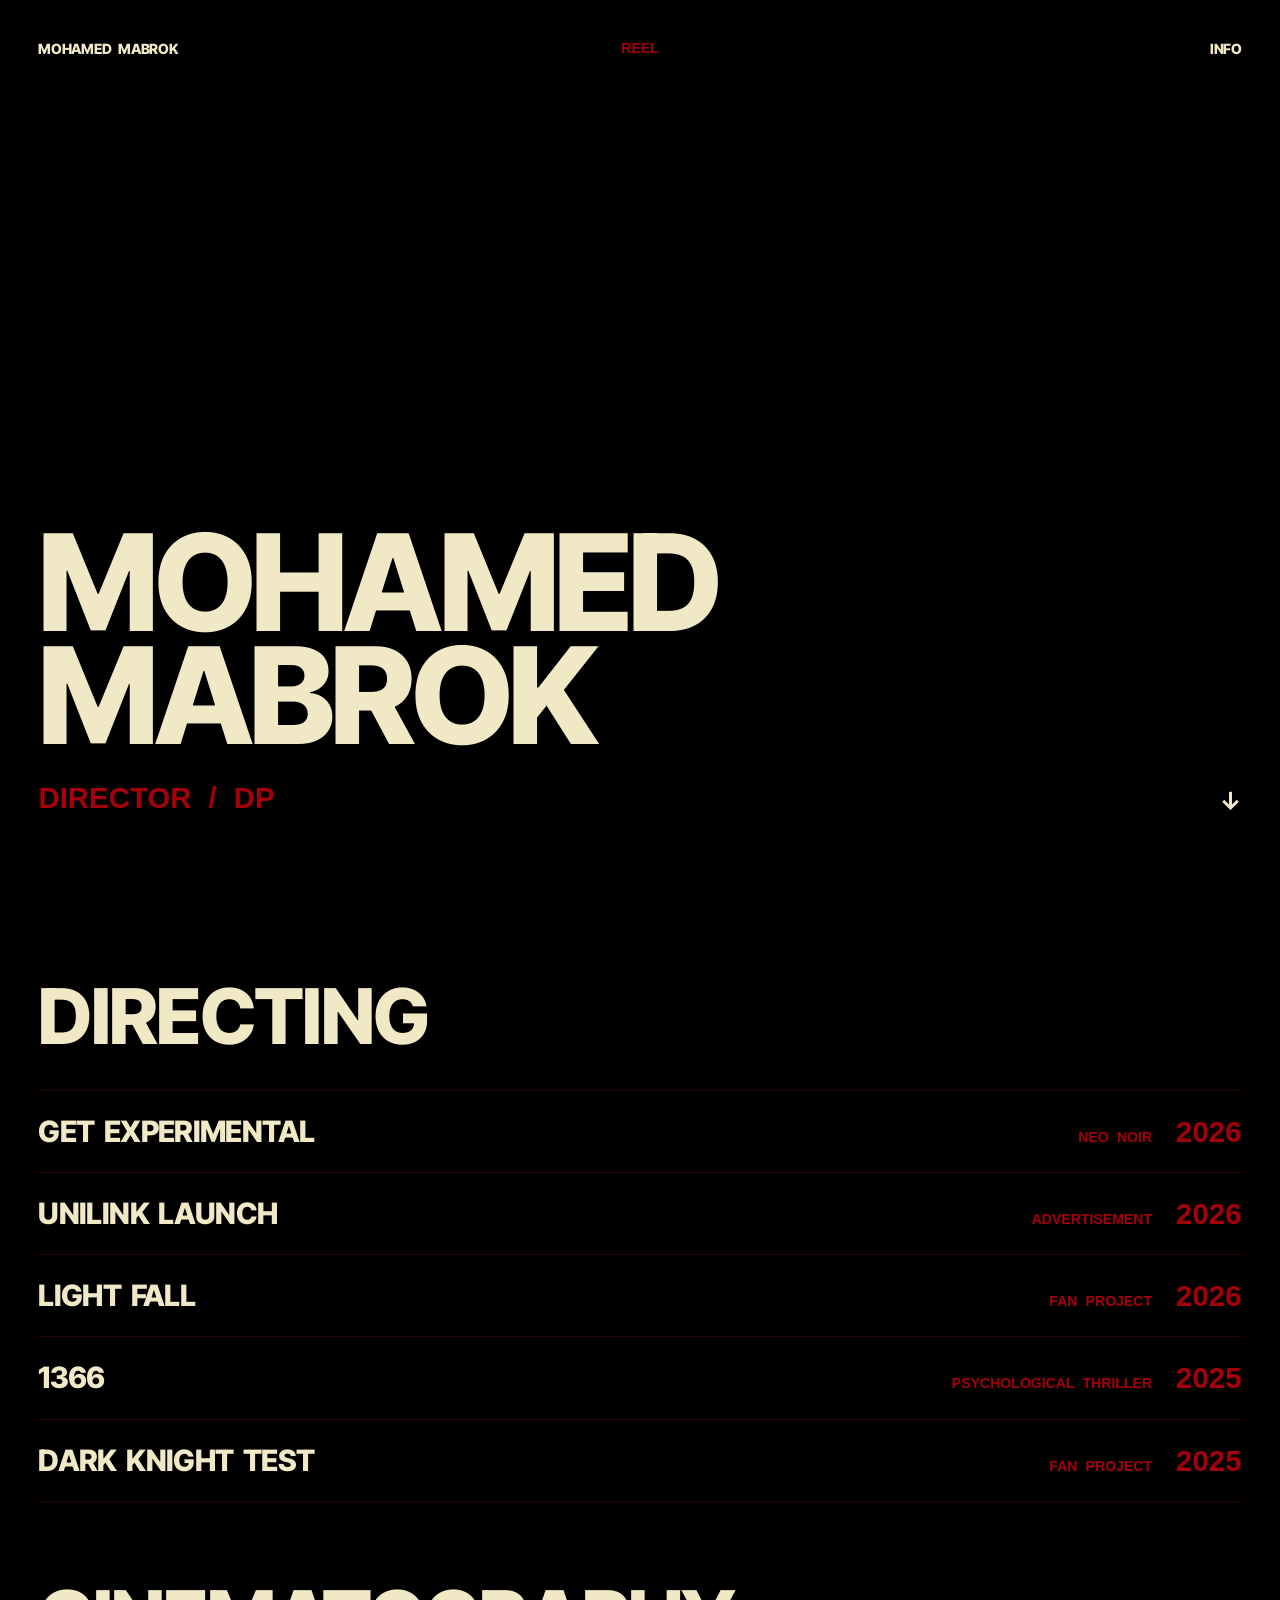
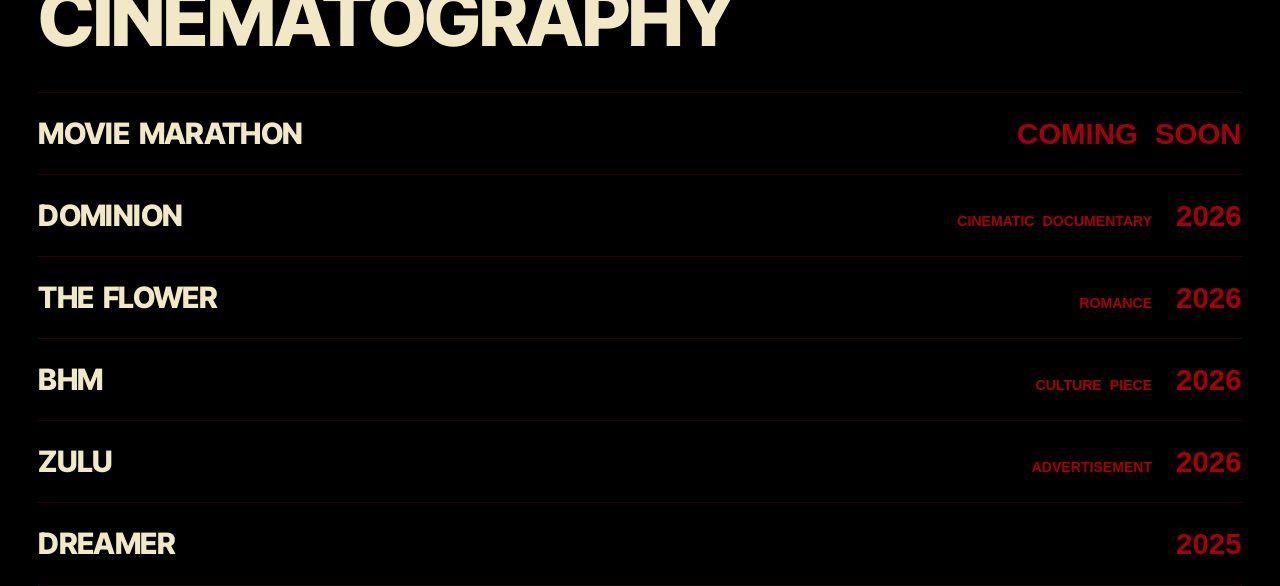
<file: index.html>
<!doctype html>
<html lang="en">
<head>
<meta charset="utf-8">
<meta name="viewport" content="width=device-width, initial-scale=1">
<title>Mohamed Mabrok</title>
<meta name="description" content="Mohamed Mabrok. Director, DP.">
<link rel="preconnect" href="https://fonts.googleapis.com">
<link rel="preconnect" href="https://fonts.gstatic.com" crossorigin>
<link href="https://fonts.googleapis.com/css2?family=Inter+Tight:wght@600;700;800&display=swap" rel="stylesheet">
<link rel="stylesheet" href="assets/css/style.css">
</head>
<body>
<header class="site-header">
  <a href="index.html">Mohamed Mabrok</a>
  <span class="hud" aria-hidden="true"></span>
  <a href="info.html">Info</a>
</header>
<div class="atmos" aria-hidden="true"></div>
<main class="sections">
  <section id="reel" class="hero">
    <h1>Mohamed<br>Mabrok</h1>
    <p class="role">Director / DP</p>
    <a class="cue" href="#directing" aria-label="Down">&darr;</a>
  </section>
  <section id="directing" class="category">
    <h2>Directing</h2>
    <div class="rows"></div>
  </section>
  <section id="cinematography" class="category">
    <h2>Cinematography</h2>
    <div class="rows"></div>
  </section>
  <section id="color" class="category">
    <h2>Color</h2>
    <div class="rows"></div>
  </section>
</main>
<script src="assets/js/projects.js"></script>
<script src="assets/js/main.js"></script>
</body>
</html>
</file>
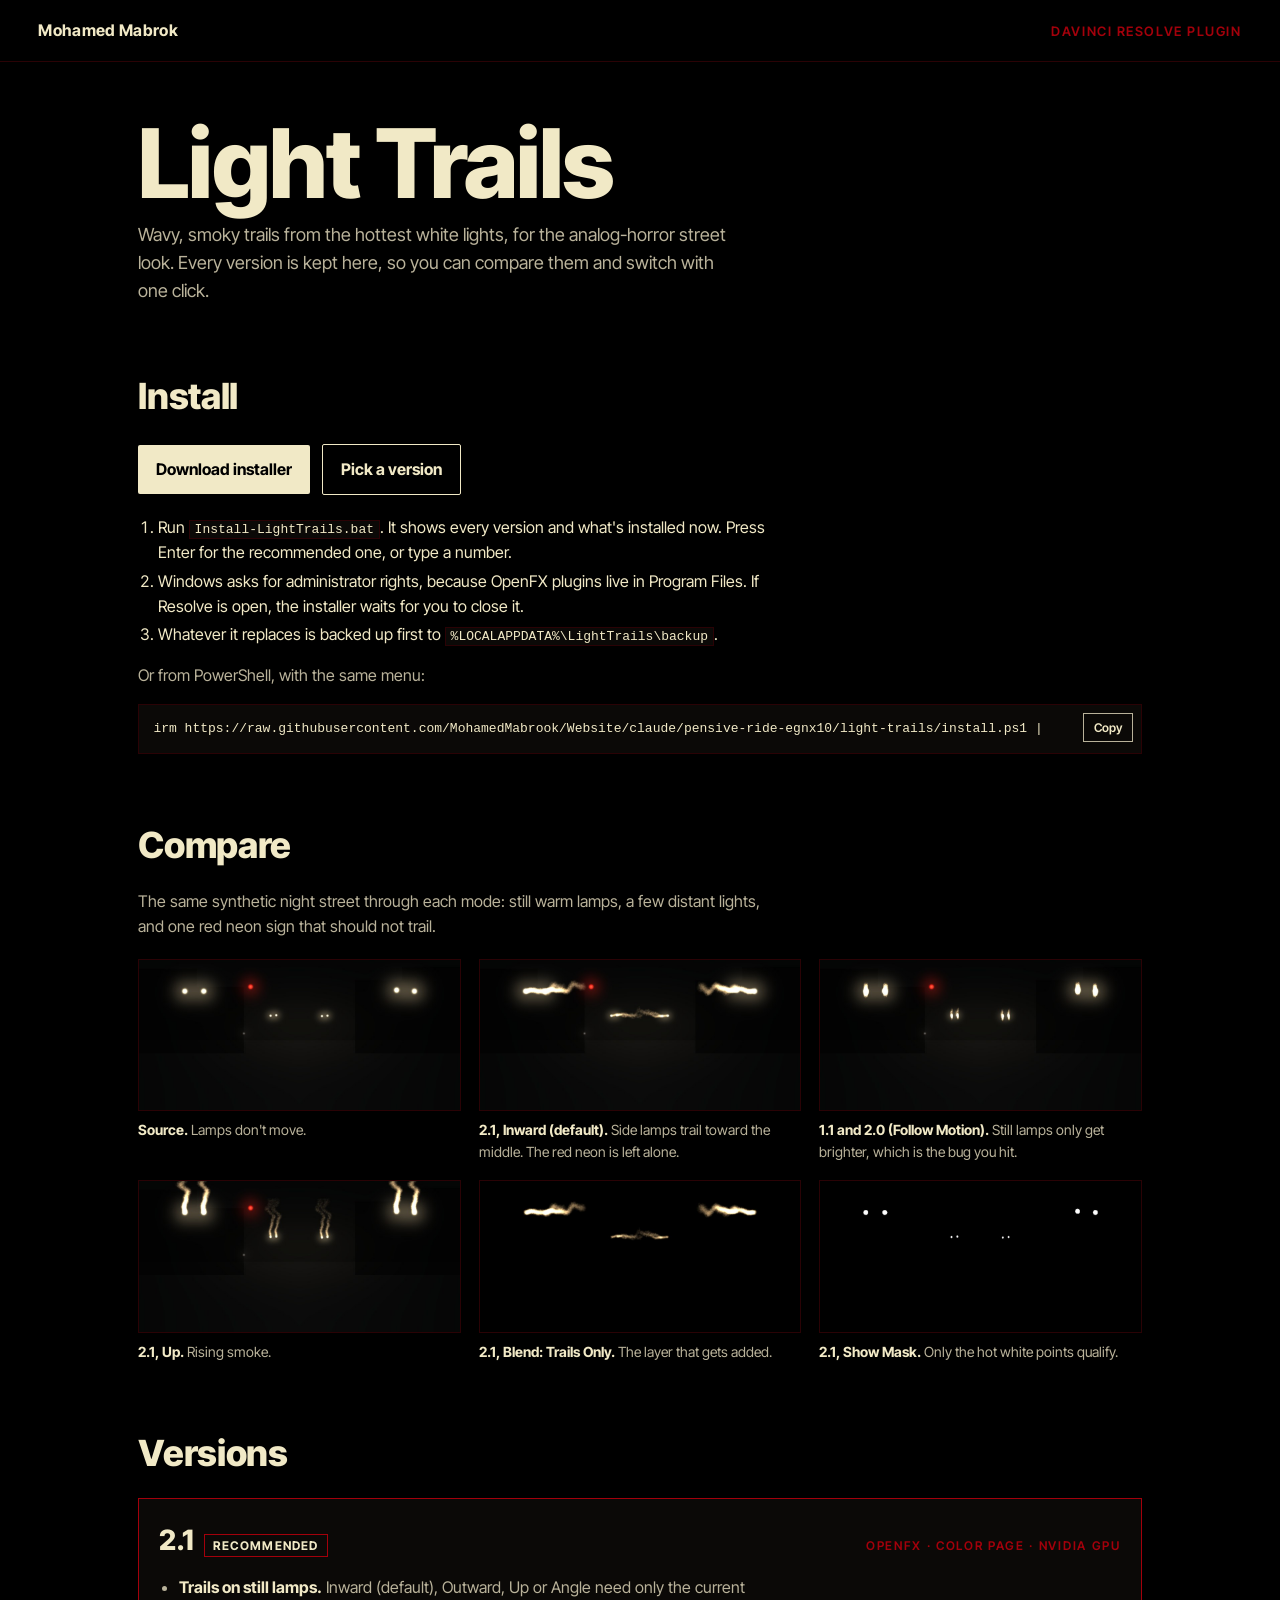
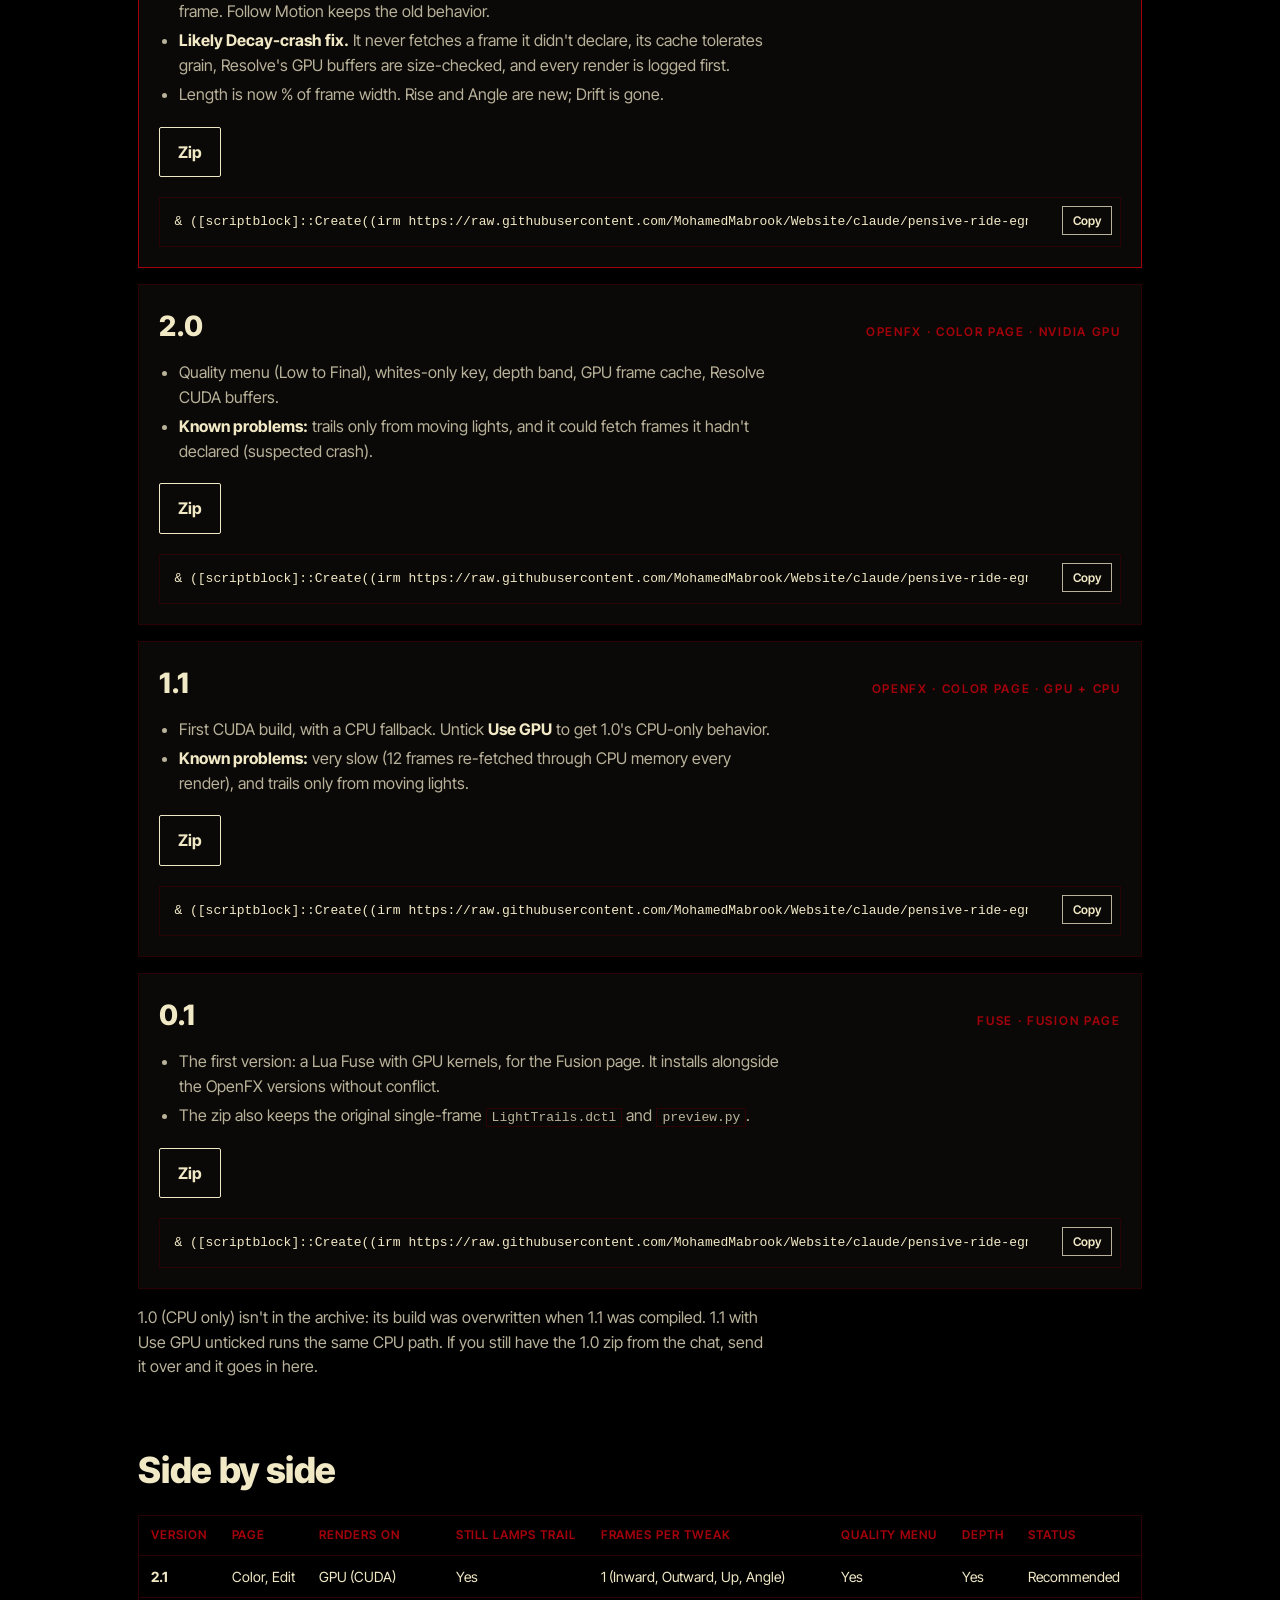
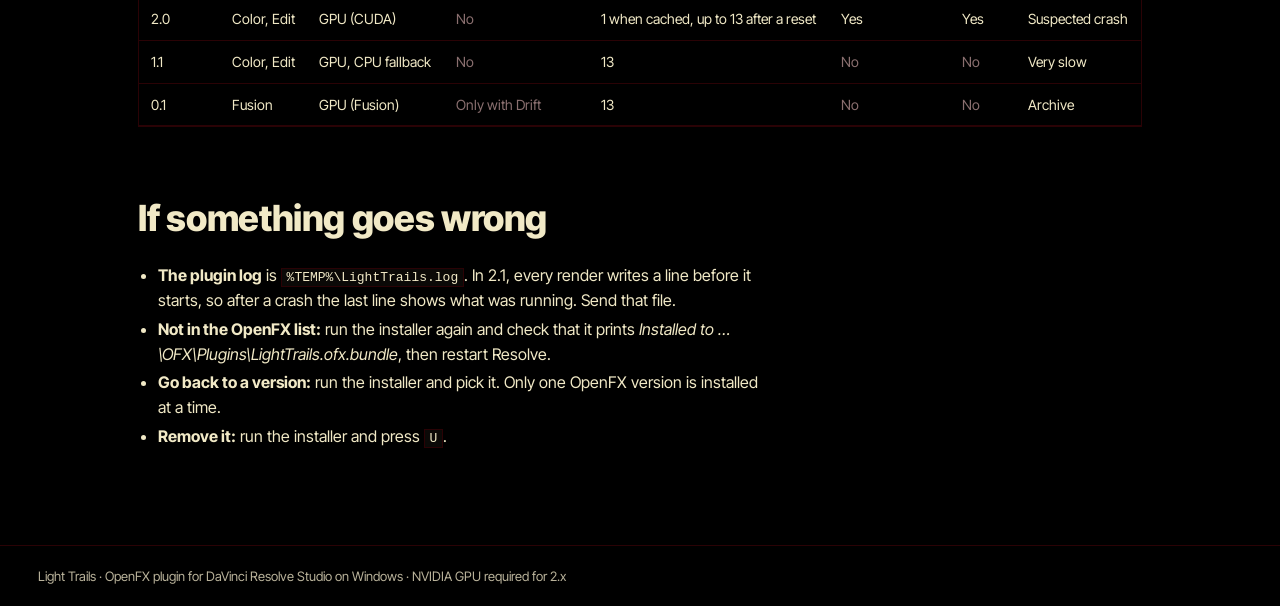
<file: light-trails/index.html>
<!doctype html>
<html lang="en">
<head>
<meta charset="utf-8">
<meta name="viewport" content="width=device-width, initial-scale=1">
<title>Light Trails</title>
<meta name="description" content="Light Trails for DaVinci Resolve: every version, side by side, with a one-click installer.">
<link rel="preconnect" href="https://fonts.googleapis.com">
<link rel="preconnect" href="https://fonts.gstatic.com" crossorigin>
<link href="https://fonts.googleapis.com/css2?family=Inter+Tight:wght@400;600;700;800&display=swap" rel="stylesheet">
<style>
  :root {
    --bg: #000; --fg: #f1e9c6; --dim: #b9b29a; --red: #a3000b; --faint: #2a0205; --card: #0b0907;
    --gutter: clamp(16px, 3vw, 40px);
    --font: "Inter Tight", "Helvetica Neue", Helvetica, Arial, sans-serif;
    --mono: ui-monospace, SFMono-Regular, Menlo, Consolas, monospace;
  }
  * { box-sizing: border-box; }
  html { background: var(--bg); }
  body { margin: 0; background: var(--bg); color: var(--fg); font: 400 16px/1.55 var(--font); }
  a { color: var(--fg); }
  header { display: flex; justify-content: space-between; align-items: baseline; padding: 18px var(--gutter); border-bottom: 1px solid var(--faint); }
  header a { text-decoration: none; font-weight: 700; letter-spacing: .02em; }
  header span { color: var(--red); font-weight: 600; font-size: 13px; text-transform: uppercase; letter-spacing: .12em; }
  main { max-width: 1080px; margin: 0 auto; padding: 0 var(--gutter) 80px; }
  h1 { font-weight: 800; font-size: clamp(44px, 9vw, 96px); line-height: .95; margin: 56px 0 12px; letter-spacing: -.02em; }
  h2 { font-weight: 800; font-size: clamp(26px, 4vw, 36px); margin: 64px 0 8px; letter-spacing: -.01em; }
  h3 { font-weight: 700; font-size: 20px; margin: 0; }
  .label { color: var(--red); font-weight: 600; font-size: 12px; text-transform: uppercase; letter-spacing: .14em; }
  .lede { color: var(--dim); max-width: 60ch; font-size: 18px; margin: 0; }
  p { max-width: 70ch; }
  .muted { color: var(--dim); }
  .btn { display: inline-block; background: var(--fg); color: #000; font-weight: 700; padding: 12px 18px; text-decoration: none; border-radius: 2px; }
  .btn.ghost { background: transparent; color: var(--fg); border: 1px solid var(--fg); }
  .row { display: flex; gap: 12px; flex-wrap: wrap; align-items: center; margin: 20px 0; }
  pre { margin: 0; overflow-x: auto; white-space: pre; }
  .cmd { position: relative; background: var(--card); border: 1px solid var(--faint); padding: 14px 92px 14px 14px; font: 13px/1.5 var(--mono); color: var(--fg); }
  .cmd button { position: absolute; top: 8px; right: 8px; background: transparent; color: var(--fg); border: 1px solid var(--dim); font: 600 12px var(--font); padding: 6px 10px; cursor: pointer; }
  ol, ul { padding-left: 1.2em; max-width: 70ch; }
  li { margin: 4px 0; }
  .grid { display: grid; grid-template-columns: repeat(auto-fit, minmax(300px, 1fr)); gap: 18px; margin-top: 20px; }
  figure { margin: 0; }
  figure img { width: 100%; height: auto; display: block; border: 1px solid var(--faint); background: #050505; }
  figcaption { font-size: 14px; color: var(--dim); margin-top: 8px; }
  figcaption b { color: var(--fg); }
  .card { background: var(--card); border: 1px solid var(--faint); padding: 20px; margin-top: 16px; }
  .card.rec { border-color: var(--red); }
  .card .top { display: flex; justify-content: space-between; gap: 12px; flex-wrap: wrap; align-items: baseline; }
  .card .ver { font-weight: 800; font-size: 28px; margin-right: 10px; }
  .tag { font-size: 12px; font-weight: 700; text-transform: uppercase; letter-spacing: .1em; padding: 3px 8px; border: 1px solid var(--red); color: var(--fg); }
  .card ul { margin: 12px 0; color: var(--dim); }
  .card ul b { color: var(--fg); }
  .table-wrap { overflow-x: auto; margin-top: 16px; border: 1px solid var(--faint); }
  table { border-collapse: collapse; width: 100%; min-width: 720px; font-size: 14px; }
  th, td { text-align: left; padding: 10px 12px; border-bottom: 1px solid var(--faint); vertical-align: top; }
  th { color: var(--red); font-weight: 600; text-transform: uppercase; letter-spacing: .08em; font-size: 12px; }
  td.yes { color: var(--fg); } td.no { color: #8a6f6f; }
  code { font: 13px var(--mono); background: var(--card); padding: 1px 5px; border: 1px solid var(--faint); }
  footer { color: var(--dim); font-size: 13px; border-top: 1px solid var(--faint); padding: 20px var(--gutter); }
</style>
</head>
<body>
<header>
  <a href="../index.html">Mohamed Mabrok</a>
  <span>DaVinci Resolve plugin</span>
</header>
<main>
  <h1>Light Trails</h1>
  <p class="lede">Wavy, smoky trails from the hottest white lights, for the analog-horror street look. Every version is kept here, so you can compare them and switch with one click.</p>

  <h2 id="install">Install</h2>
  <div class="row">
    <a class="btn" href="Install-LightTrails.bat" download>Download installer</a>
    <a class="btn ghost" href="#versions">Pick a version</a>
  </div>
  <ol>
    <li>Run <code>Install-LightTrails.bat</code>. It shows every version and what's installed now. Press Enter for the recommended one, or type a number.</li>
    <li>Windows asks for administrator rights, because OpenFX plugins live in Program Files. If Resolve is open, the installer waits for you to close it.</li>
    <li>Whatever it replaces is backed up first to <code>%LOCALAPPDATA%\LightTrails\backup</code>.</li>
  </ol>
  <p class="muted">Or from PowerShell, with the same menu:</p>
  <div class="cmd"><pre id="c-menu">irm https://raw.githubusercontent.com/MohamedMabrook/Website/claude/pensive-ride-egnx10/light-trails/install.ps1 | iex</pre><button data-copy="c-menu">Copy</button></div>

  <h2 id="compare">Compare</h2>
  <p class="muted">The same synthetic night street through each mode: still warm lamps, a few distant lights, and one red neon sign that should not trail.</p>
  <div class="grid">
    <figure><img src="img/scene_source.jpg" alt="Source street scene with still lamps" loading="lazy"><figcaption><b>Source.</b> Lamps don't move.</figcaption></figure>
    <figure><img src="img/v2.1_inward.jpg" alt="Light Trails 2.1, Inward" loading="lazy"><figcaption><b>2.1, Inward (default).</b> Side lamps trail toward the middle. The red neon is left alone.</figcaption></figure>
    <figure><img src="img/follow_motion_on_still_lamps.jpg" alt="Follow Motion on still lamps" loading="lazy"><figcaption><b>1.1 and 2.0 (Follow Motion).</b> Still lamps only get brighter, which is the bug you hit.</figcaption></figure>
    <figure><img src="img/v2.1_up.jpg" alt="Light Trails 2.1, Up" loading="lazy"><figcaption><b>2.1, Up.</b> Rising smoke.</figcaption></figure>
    <figure><img src="img/v2.1_trails_only.jpg" alt="Light Trails 2.1, trails only" loading="lazy"><figcaption><b>2.1, Blend: Trails Only.</b> The layer that gets added.</figcaption></figure>
    <figure><img src="img/v2.1_show_mask.jpg" alt="Light Trails 2.1, Show Mask" loading="lazy"><figcaption><b>2.1, Show Mask.</b> Only the hot white points qualify.</figcaption></figure>
  </div>

  <h2 id="versions">Versions</h2>

  <div class="card rec">
    <div class="top"><div><span class="ver">2.1</span><span class="tag">Recommended</span></div><span class="label">OpenFX · Color page · NVIDIA GPU</span></div>
    <ul>
      <li><b>Trails on still lamps.</b> Inward (default), Outward, Up or Angle need only the current frame. Follow Motion keeps the old behavior.</li>
      <li><b>Likely Decay-crash fix.</b> It never fetches a frame it didn't declare, its cache tolerates grain, Resolve's GPU buffers are size-checked, and every render is logged first.</li>
      <li>Length is now % of frame width. Rise and Angle are new; Drift is gone.</li>
    </ul>
    <div class="row"><a class="btn ghost" href="versions/2.1/LightTrails-2.1-OFX-Windows.zip">Zip</a></div>
    <div class="cmd"><pre id="c21">&amp; ([scriptblock]::Create((irm https://raw.githubusercontent.com/MohamedMabrook/Website/claude/pensive-ride-egnx10/light-trails/install.ps1))) -Version 2.1</pre><button data-copy="c21">Copy</button></div>
  </div>

  <div class="card">
    <div class="top"><div><span class="ver">2.0</span></div><span class="label">OpenFX · Color page · NVIDIA GPU</span></div>
    <ul>
      <li>Quality menu (Low to Final), whites-only key, depth band, GPU frame cache, Resolve CUDA buffers.</li>
      <li><b>Known problems:</b> trails only from moving lights, and it could fetch frames it hadn't declared (suspected crash).</li>
    </ul>
    <div class="row"><a class="btn ghost" href="versions/2.0/LightTrails-2.0-OFX-Windows.zip">Zip</a></div>
    <div class="cmd"><pre id="c20">&amp; ([scriptblock]::Create((irm https://raw.githubusercontent.com/MohamedMabrook/Website/claude/pensive-ride-egnx10/light-trails/install.ps1))) -Version 2.0</pre><button data-copy="c20">Copy</button></div>
  </div>

  <div class="card">
    <div class="top"><div><span class="ver">1.1</span></div><span class="label">OpenFX · Color page · GPU + CPU</span></div>
    <ul>
      <li>First CUDA build, with a CPU fallback. Untick <b>Use GPU</b> to get 1.0's CPU-only behavior.</li>
      <li><b>Known problems:</b> very slow (12 frames re-fetched through CPU memory every render), and trails only from moving lights.</li>
    </ul>
    <div class="row"><a class="btn ghost" href="versions/1.1/LightTrails-1.1-OFX-Windows.zip">Zip</a></div>
    <div class="cmd"><pre id="c11">&amp; ([scriptblock]::Create((irm https://raw.githubusercontent.com/MohamedMabrook/Website/claude/pensive-ride-egnx10/light-trails/install.ps1))) -Version 1.1</pre><button data-copy="c11">Copy</button></div>
  </div>

  <div class="card">
    <div class="top"><div><span class="ver">0.1</span></div><span class="label">Fuse · Fusion page</span></div>
    <ul>
      <li>The first version: a Lua Fuse with GPU kernels, for the Fusion page. It installs alongside the OpenFX versions without conflict.</li>
      <li>The zip also keeps the original single-frame <code>LightTrails.dctl</code> and <code>preview.py</code>.</li>
    </ul>
    <div class="row"><a class="btn ghost" href="versions/0.1/LightTrails-0.1-Fuse.zip">Zip</a></div>
    <div class="cmd"><pre id="c01">&amp; ([scriptblock]::Create((irm https://raw.githubusercontent.com/MohamedMabrook/Website/claude/pensive-ride-egnx10/light-trails/install.ps1))) -Version 0.1</pre><button data-copy="c01">Copy</button></div>
  </div>

  <p class="muted">1.0 (CPU only) isn't in the archive: its build was overwritten when 1.1 was compiled. 1.1 with Use GPU unticked runs the same CPU path. If you still have the 1.0 zip from the chat, send it over and it goes in here.</p>

  <h2 id="table">Side by side</h2>
  <div class="table-wrap">
    <table>
      <thead><tr><th>Version</th><th>Page</th><th>Renders on</th><th>Still lamps trail</th><th>Frames per tweak</th><th>Quality menu</th><th>Depth</th><th>Status</th></tr></thead>
      <tbody>
        <tr><td><b>2.1</b></td><td>Color, Edit</td><td>GPU (CUDA)</td><td class="yes">Yes</td><td>1 (Inward, Outward, Up, Angle)</td><td class="yes">Yes</td><td class="yes">Yes</td><td>Recommended</td></tr>
        <tr><td>2.0</td><td>Color, Edit</td><td>GPU (CUDA)</td><td class="no">No</td><td>1 when cached, up to 13 after a reset</td><td class="yes">Yes</td><td class="yes">Yes</td><td>Suspected crash</td></tr>
        <tr><td>1.1</td><td>Color, Edit</td><td>GPU, CPU fallback</td><td class="no">No</td><td>13</td><td class="no">No</td><td class="no">No</td><td>Very slow</td></tr>
        <tr><td>0.1</td><td>Fusion</td><td>GPU (Fusion)</td><td class="no">Only with Drift</td><td>13</td><td class="no">No</td><td class="no">No</td><td>Archive</td></tr>
      </tbody>
    </table>
  </div>

  <h2 id="help">If something goes wrong</h2>
  <ul>
    <li><b>The plugin log</b> is <code>%TEMP%\LightTrails.log</code>. In 2.1, every render writes a line before it starts, so after a crash the last line shows what was running. Send that file.</li>
    <li><b>Not in the OpenFX list:</b> run the installer again and check that it prints <i>Installed to …\OFX\Plugins\LightTrails.ofx.bundle</i>, then restart Resolve.</li>
    <li><b>Go back to a version:</b> run the installer and pick it. Only one OpenFX version is installed at a time.</li>
    <li><b>Remove it:</b> run the installer and press <code>U</code>.</li>
  </ul>
</main>
<footer>Light Trails · OpenFX plugin for DaVinci Resolve Studio on Windows · NVIDIA GPU required for 2.x</footer>
<script>
  document.querySelectorAll("button[data-copy]").forEach(function (b) {
    b.addEventListener("click", function () {
      var t = document.getElementById(b.dataset.copy).textContent;
      (navigator.clipboard ? navigator.clipboard.writeText(t) : Promise.reject()).then(function () {
        b.textContent = "Copied"; setTimeout(function () { b.textContent = "Copy"; }, 1500);
      }, function () { b.textContent = "Select + Ctrl+C"; });
    });
  });
</script>
</body>
</html>
</file>
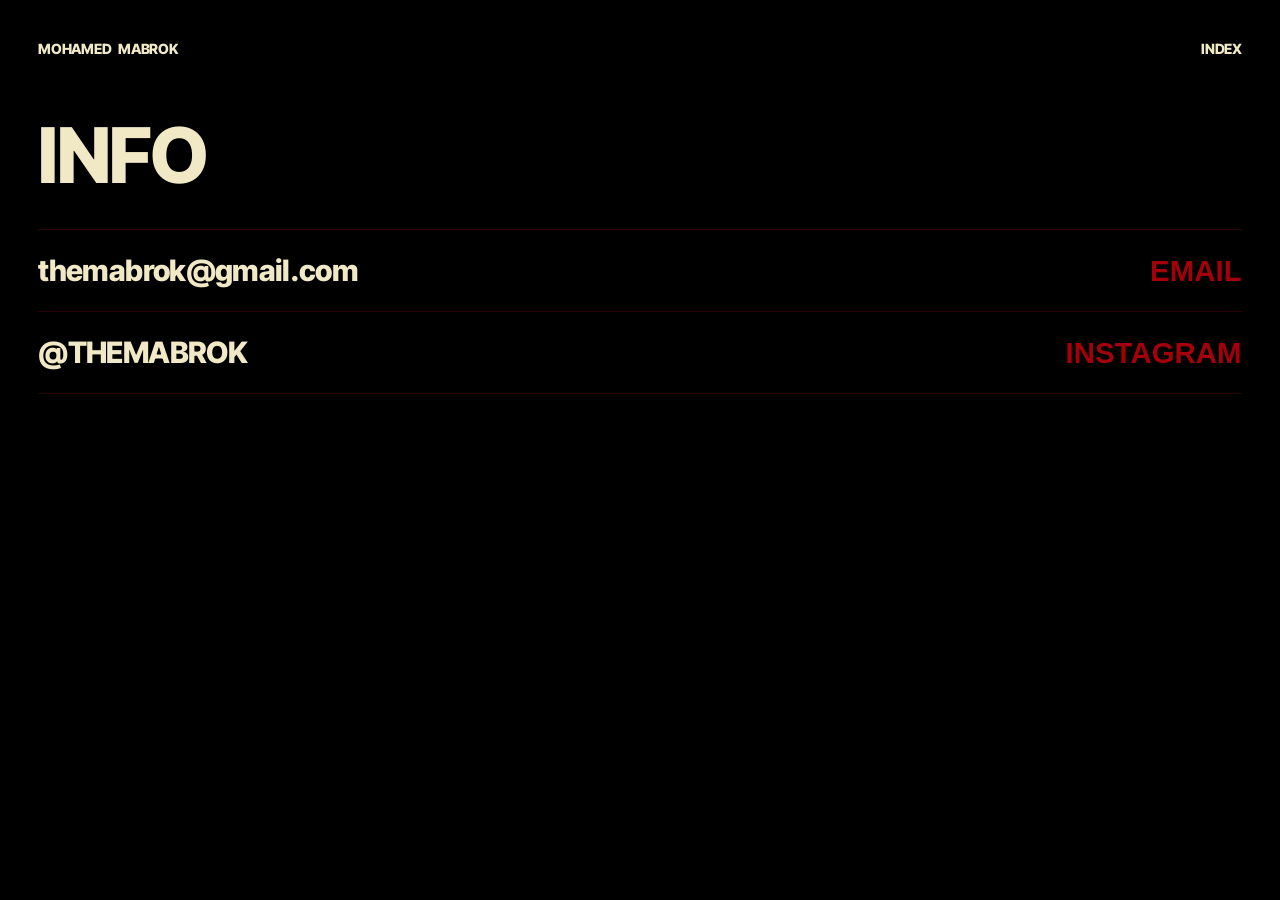
<file: info.html>
<!doctype html>
<html lang="en">
<head>
<meta charset="utf-8">
<meta name="viewport" content="width=device-width, initial-scale=1">
<title>Info · Mohamed Mabrok</title>
<meta name="description" content="Mohamed Mabrok. Director, DP.">
<link rel="preconnect" href="https://fonts.googleapis.com">
<link rel="preconnect" href="https://fonts.gstatic.com" crossorigin>
<link href="https://fonts.googleapis.com/css2?family=Inter+Tight:wght@600;700;800&display=swap" rel="stylesheet">
<link rel="stylesheet" href="assets/css/style.css">
</head>
<body>
<header class="site-header">
  <a href="index.html">Mohamed Mabrok</a>
  <a href="index.html">Index</a>
</header>
<main class="sections page">
  <section id="info" class="category">
    <h2>Info</h2>
    <div class="rows">
      <a class="row" href="mailto:themabrok@gmail.com"><span class="title contact-value">themabrok@gmail.com</span><span class="year">Email</span></a>
      <a class="row" href="https://www.instagram.com/themabrok/" target="_blank" rel="noopener"><span class="title">@themabrok</span><span class="year">Instagram</span></a>
    </div>
  </section>
</main>
</body>
</html>
</file>
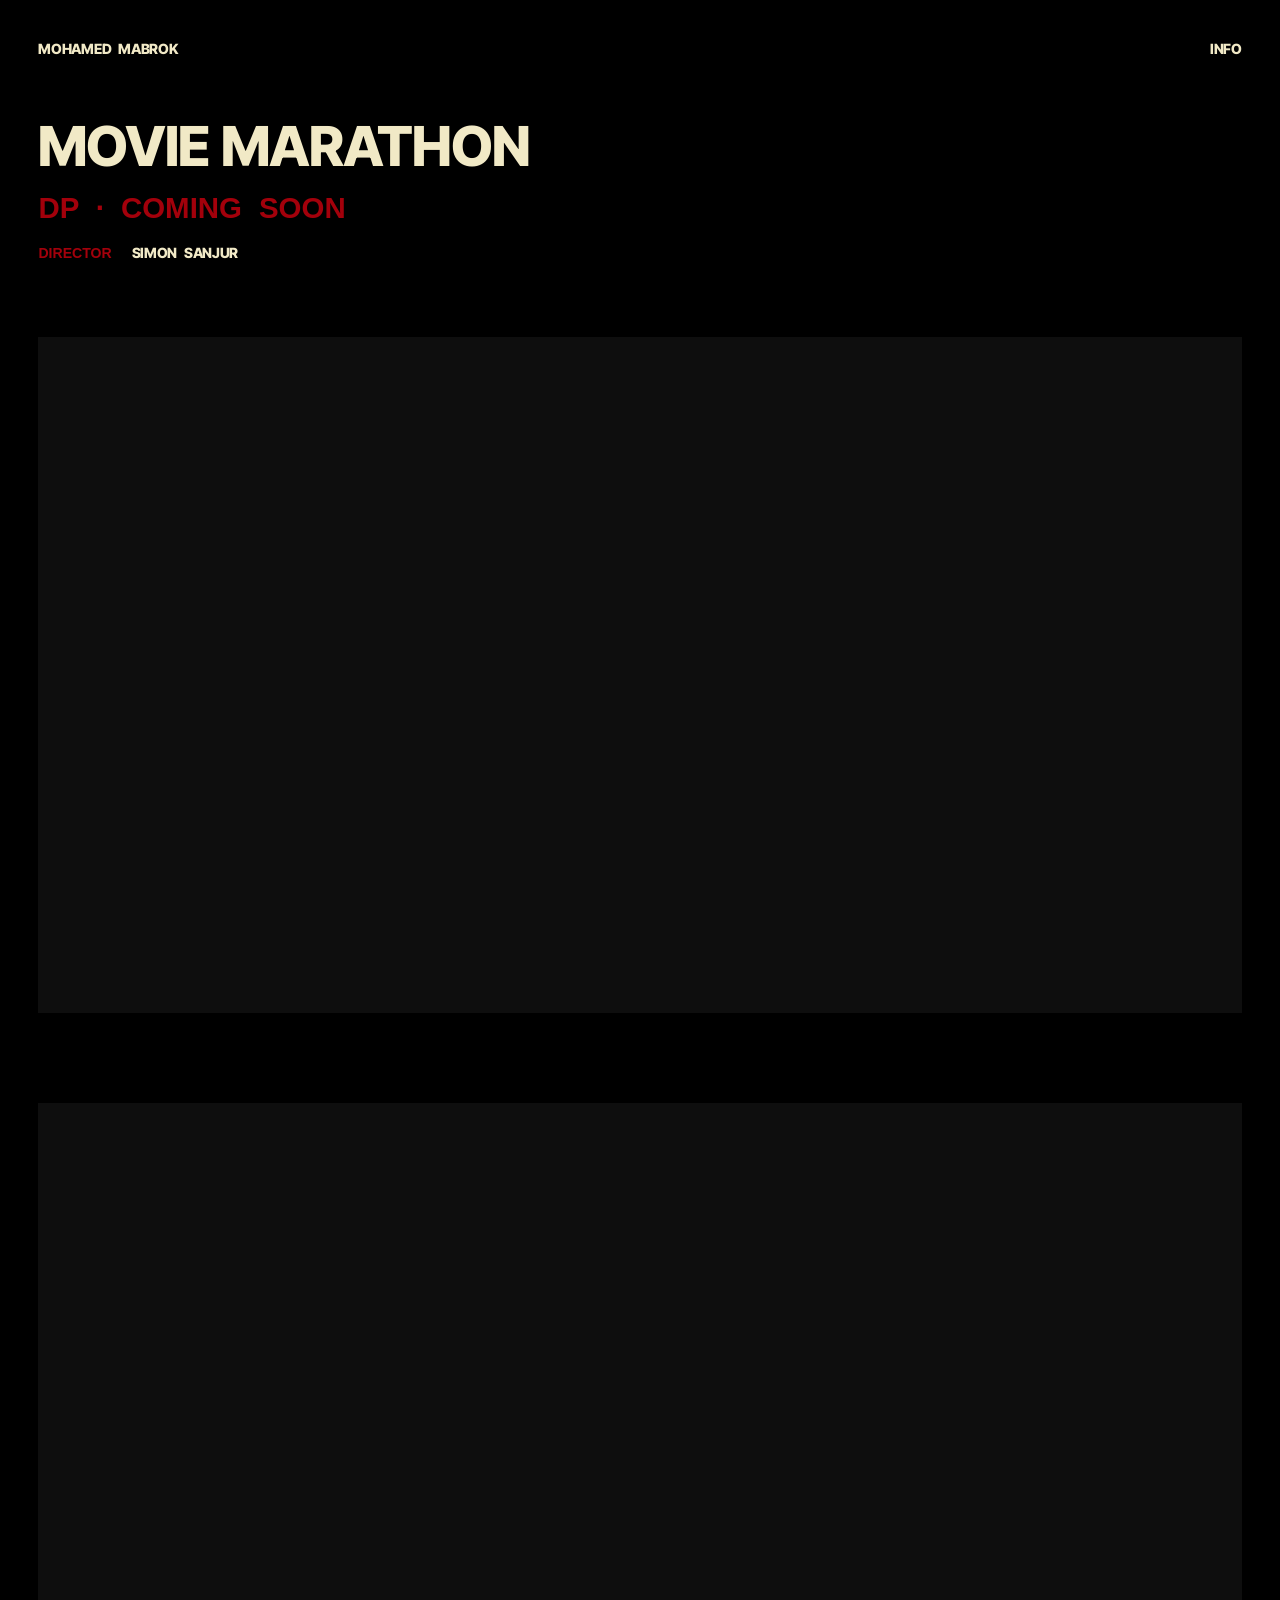
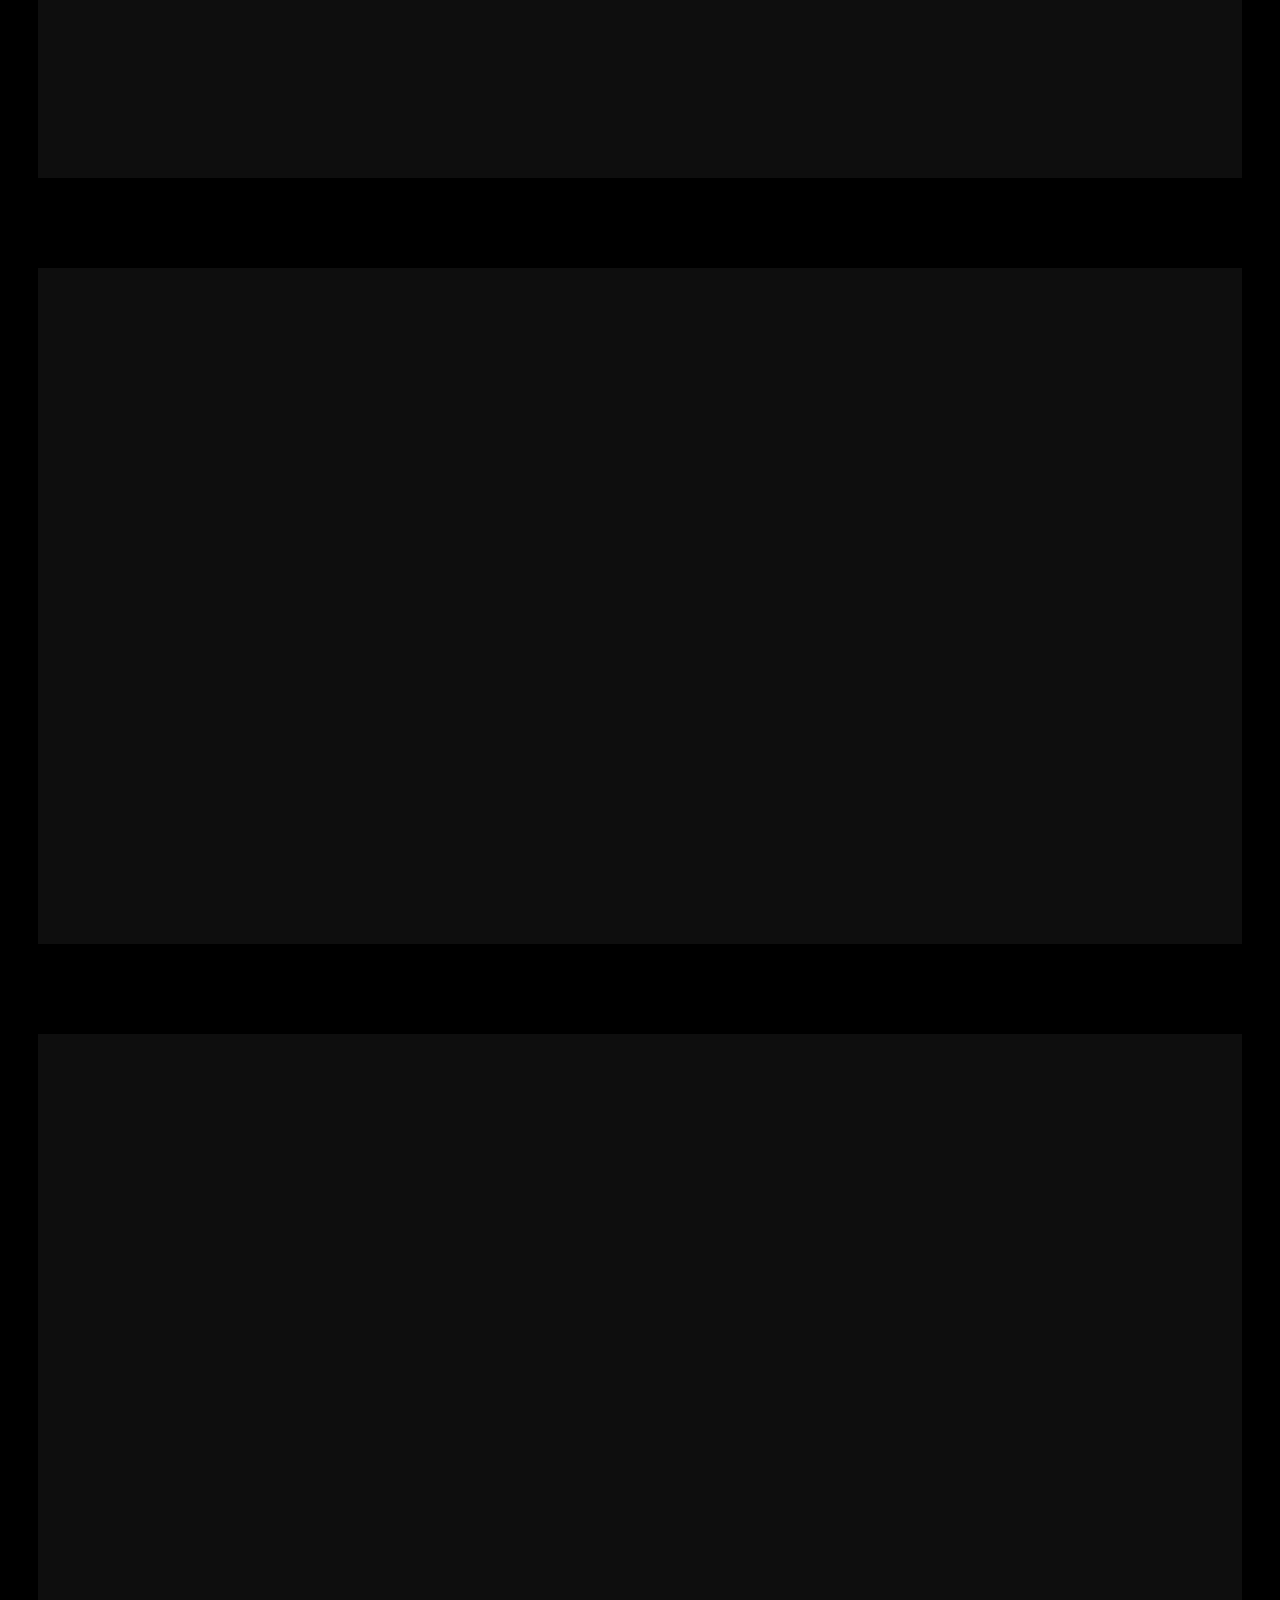
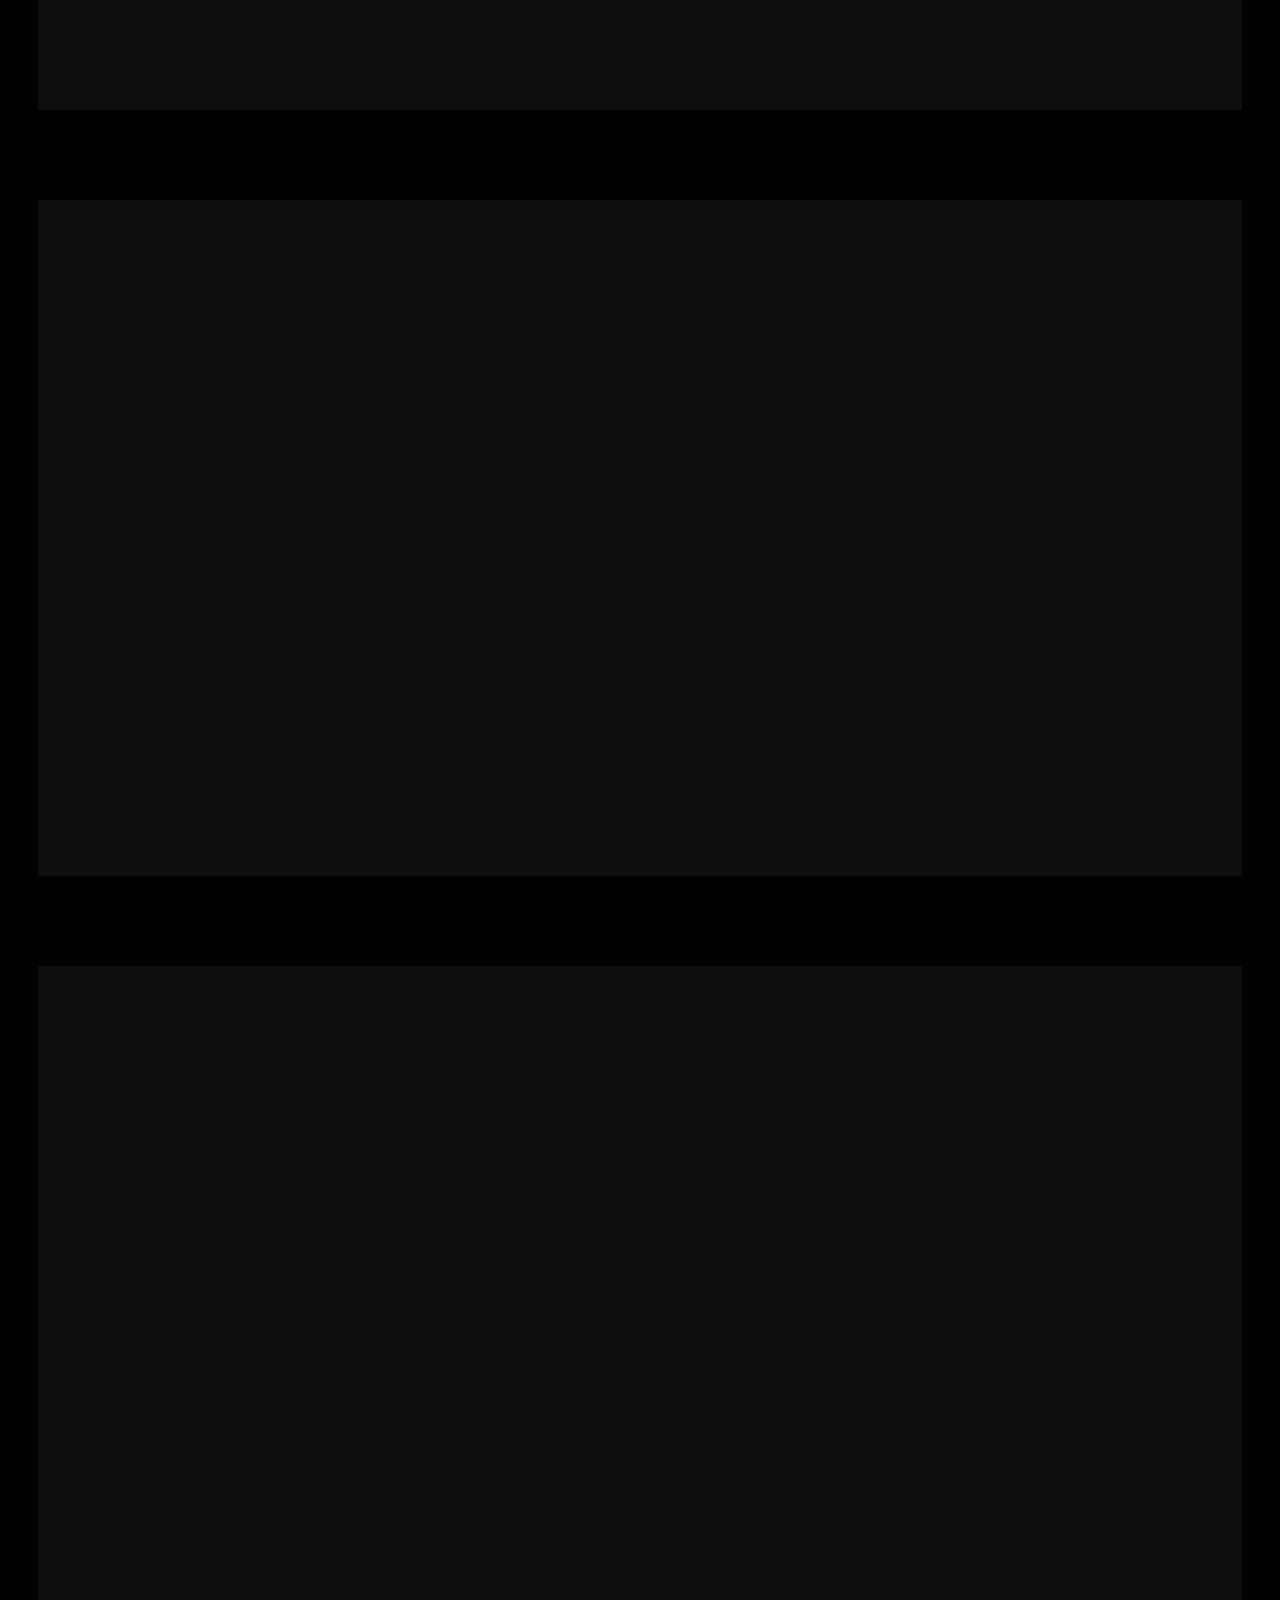
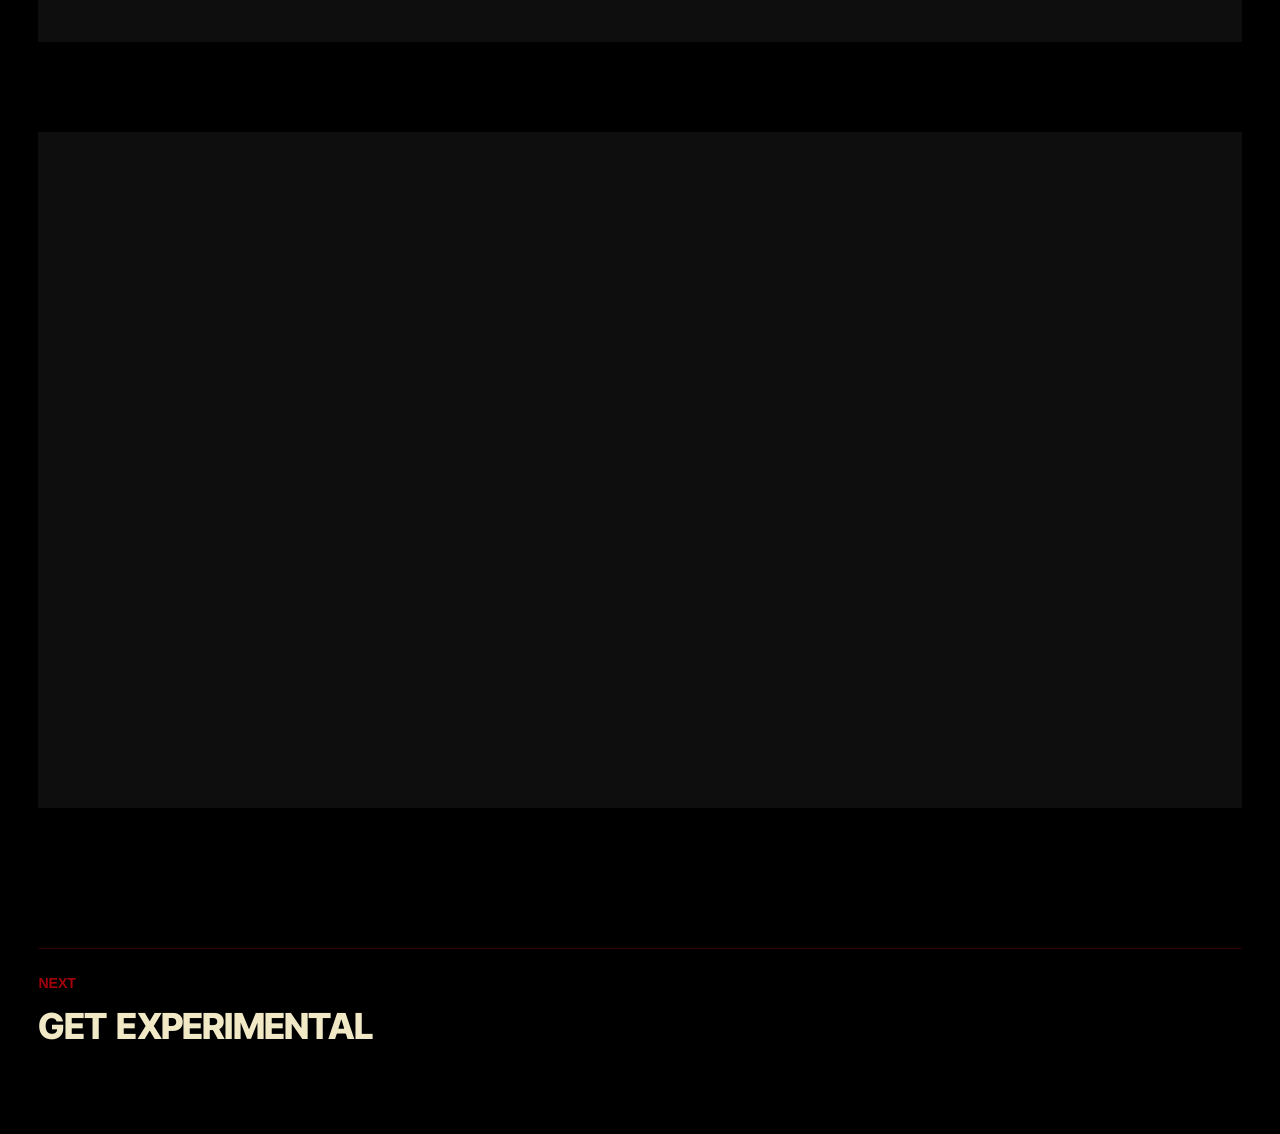
<file: project.html>
<!doctype html>
<html lang="en">
<head>
<meta charset="utf-8">
<meta name="viewport" content="width=device-width, initial-scale=1">
<title>Mohamed Mabrok</title>
<meta name="description" content="Mohamed Mabrok. Director, DP.">
<link rel="preconnect" href="https://fonts.googleapis.com">
<link rel="preconnect" href="https://fonts.gstatic.com" crossorigin>
<link href="https://fonts.googleapis.com/css2?family=Inter+Tight:wght@600;700;800&display=swap" rel="stylesheet">
<link rel="stylesheet" href="assets/css/style.css">
</head>
<body>
<header class="site-header">
  <a href="index.html">Mohamed Mabrok</a>
  <a href="info.html">Info</a>
</header>
<main class="project">
  <div class="project-head">
    <h1></h1>
    <p class="meta"></p>
    <dl class="credits"></dl>
    <p class="logline"></p>
    <p class="note"></p>
  </div>
  <div class="stills"></div>
  <a class="next" href="#"><span>Next</span><strong></strong></a>
</main>
<script src="assets/js/projects.js"></script>
<script src="assets/js/main.js"></script>
</body>
</html>
</file>
<file: assets/css/style.css>
/* Destiny-style digits. Neue Haas Grotesk is Destiny's UI face; it needs a license or an
   Adobe Fonts kit, so these fall back through installed relatives (Helvetica Neue on Apple
   devices, then Helvetica, then Arial). unicode-range limits the face to 0-9, so numbers in
   any text use it while letters keep their own font. */
@font-face {
  font-family: "Destiny Digits";
  src: local("Neue Haas Grotesk Display Pro"), local("NeueHaasGroteskDisp Pro"),
       local("Helvetica Neue"), local("HelveticaNeue"), local("Helvetica"), local("Arial");
  font-weight: 100 599;
  unicode-range: U+30-39;
}
@font-face {
  font-family: "Destiny Digits";
  src: local("Neue Haas Grotesk Display Pro Bold"), local("NeueHaasGroteskDisp Pro Bd"),
       local("Helvetica Neue Bold"), local("HelveticaNeue-Bold"), local("Helvetica Bold"), local("Helvetica-Bold"), local("Arial Bold"), local("Arial-BoldMT");
  font-weight: 600 900;
  unicode-range: U+30-39;
}

:root {
  --bg: #000;
  --fg: #f1e9c6;      /* off-white, yellow cast */
  --red: #a3000b;     /* deep red: secondary text, labels, dimmed states */
  --faint: #2a0205;   /* rules */
  --gutter: clamp(16px, 3vw, 40px);
  --ease: cubic-bezier(0.2, 0.6, 0.2, 1);
  /* Destiny's UI face: red labels and all numbers. */
  --font-destiny: "neue-haas-grotesk-display", "Neue Haas Grotesk Display Pro", "Neue Haas Unica", "Helvetica Neue", Helvetica, Arial, sans-serif;
  /* Neue Haas Grotesk (Destiny UI type) once licensed; Inter Tight stands in until then. */
  --track-tight: -0.035em;  /* hero-size caps */
  --track-snug: -0.022em;   /* heading-size caps */
  --track-wide: 0.14em;     /* small labels */
  --word-wide: 0.3em;       /* extra gap between words in off-white text */
  --font-display: "Destiny Digits", "neue-haas-grotesk-display", "Neue Haas Grotesk Display Pro", "Inter Tight", "Helvetica Neue", Arial, sans-serif;
  --font-text: "Destiny Digits", "neue-haas-grotesk-text", "Neue Haas Grotesk Text Pro", "Inter Tight", "Helvetica Neue", Arial, sans-serif;
  color-scheme: dark;
}

* { box-sizing: border-box; margin: 0; padding: 0; }

html { -webkit-text-size-adjust: 100%; }

body {
  background: var(--bg);
  color: var(--fg);
  font-family: var(--font-text);
  font-size: 14px;
  font-weight: 600;
  line-height: 1.5;
  letter-spacing: 0;
  word-spacing: var(--word-wide);
  -webkit-font-smoothing: antialiased;
  min-height: 100vh;
}

a { color: inherit; text-decoration: none; }
a:focus-visible { outline: 1px solid var(--fg); outline-offset: 4px; }

/* ---------- Header ---------- */

.site-header {
  position: fixed;
  inset: 0 0 auto 0;
  display: flex;
  justify-content: space-between;
  padding: var(--gutter);
  z-index: 10;
  background: var(--bg);
  color: var(--fg);
  font-family: var(--font-destiny);
  font-size: clamp(13px, 1.1vw, 15px);
  font-weight: 800;
  letter-spacing: 0;
  word-spacing: var(--word-wide);
  text-transform: uppercase;
}
/* Name and Info follow the off-white standard: bold title face, snug caps. */
.site-header a {
  font-family: var(--font-display);
  letter-spacing: var(--track-snug);
  transition: opacity 0.3s var(--ease);
}
.site-header a:hover { opacity: 0.55; }

/* ---------- Placeholder media ---------- */
/* Stand-in for a still that hasn't been supplied yet: a flat dark frame. */

.frame {
  position: relative;
  aspect-ratio: var(--ar, 1.78);
  background: #0e0e0e;
  overflow: hidden;
}
.frame video, .frame img {
  position: absolute; inset: 0;
  width: 100%; height: 100%;
  object-fit: cover;
  display: block;
}

/* ---------- Homepage ---------- */

/* Hover footage sits over the content, not behind it. */
.atmos {
  position: fixed;
  inset: 0;
  z-index: 5;
  pointer-events: none;
  /* Screen lifts the blacks with footage but never dims the type. */
  mix-blend-mode: screen;
}
.atmos-layer {
  position: absolute;
  inset: 0;
  aspect-ratio: auto;
  opacity: 0;
  transition: opacity 1.2s var(--ease);
}
.atmos-layer.is-active { opacity: 0.3; }

.site-header .hud {
  position: absolute;
  left: 50%;
  transform: translateX(-50%);
  color: var(--red);
  font-variant-numeric: tabular-nums;
}

.sections section {
  padding: 0 var(--gutter);
  position: relative;
}
.sections .hero { min-height: 100vh; padding-block: 120px 80px; }
.sections .category { padding-block: clamp(56px, 9vh, 96px) 0; }
.sections .category:last-child { padding-bottom: clamp(80px, 14vh, 140px); }
.page .category:first-child { padding-top: 120px; }

.hero {
  display: flex;
  flex-direction: column;
  justify-content: flex-end;
}
.hero h1 {
  font-family: var(--font-display);
  font-size: clamp(52px, 10.5vw, 170px);
  font-weight: 800;
  text-transform: uppercase;
  letter-spacing: var(--track-tight);
  line-height: 0.84;
}
.hero .role, .hero .cue {
  font-size: 11px;
  font-weight: 700;
  letter-spacing: var(--track-wide);
  text-transform: uppercase;
}
.hero .role { margin-top: 24px; color: var(--red); }
.hero .cue {
  position: absolute;
  right: var(--gutter);
  bottom: 80px;
}
.hero .cue { font-size: 25px; letter-spacing: 0; }

.category h2 {
  display: flex;
  align-items: baseline;
  font-family: var(--font-display);
  font-size: clamp(36px, 6vw, 96px);
  font-weight: 800;
  text-transform: uppercase;
  letter-spacing: var(--track-snug);
  line-height: 0.95;
  margin-bottom: clamp(24px, 4vh, 40px);
}

.rows { border-bottom: 1px solid var(--faint); }
.row {
  display: grid;
  grid-template-columns: 1fr auto;
  align-items: baseline;
  gap: 24px;
  padding: 18px 0;
  border-top: 1px solid var(--faint);
  transition: color 0.3s var(--ease), padding 0.4s var(--ease);
}
.row .title {
  font-family: var(--font-display);
  font-size: clamp(20px, 2.3vw, 33px);
  font-weight: 800;
  text-transform: uppercase;
  letter-spacing: var(--track-snug);
}
.row .year {
  font-family: var(--font-destiny);
  font-size: clamp(20px, 2.3vw, 33px);  /* same size as the title beside it */
  font-weight: 800;
  letter-spacing: 0;
  color: var(--red);
  text-align: right;
  font-variant-numeric: tabular-nums;
}
.row .year.status {
  text-transform: uppercase;
  word-spacing: var(--word-wide);
}
/* Film rows: title | genre | year. */
.row.work { grid-template-columns: 1fr auto auto; }
.row .genre {
  font-family: var(--font-destiny);
  font-size: clamp(13px, 1.1vw, 15px);
  font-weight: 800;
  letter-spacing: 0;
  word-spacing: var(--word-wide);
  text-transform: uppercase;
  color: var(--red);
  text-align: right;
}
.row.is-active .genre { color: var(--fg); }
.rows.has-focus .row { color: var(--red); }
.rows.has-focus .row.is-active { color: var(--fg); padding-left: 12px; }
.row.is-active .year { color: var(--fg); }

@media (max-width: 720px) {
  .site-header .hud { display: none; }
  .category h2 { font-size: 7.8vw; }
  /* Genre drops under the title on phones. */
  .row.work { grid-template-columns: 1fr auto; row-gap: 4px; }
  .row.work .title { grid-column: 1; grid-row: 1; }
  .row.work .year { grid-column: 2; grid-row: 1; }
  .row.work .genre { grid-column: 1 / -1; grid-row: 2; text-align: left; }
  .row.work .genre:empty { display: none; }
}

/* ---------- Project page ---------- */

.project {
  padding: 120px var(--gutter) 80px;
}
.project-head { margin-bottom: 72px; }
.project-head h1 {
  font-family: var(--font-display);
  font-size: clamp(30px, 4.3vw, 62px);
  font-weight: 800;
  text-transform: uppercase;
  letter-spacing: var(--track-snug);
  line-height: 0.95;
}
.project-head .meta {
  margin-top: 14px;
  font-size: 11px;
  font-weight: 700;
  letter-spacing: var(--track-wide);
  text-transform: uppercase;
  color: var(--red);
}
.project-head .logline {
  margin-top: 28px;
  font-family: var(--font-destiny);
  font-size: clamp(13px, 1.1vw, 15px);
  font-weight: 800;
  word-spacing: var(--word-wide);
  text-transform: uppercase;
}
.project-head .note {
  margin-top: 10px;
  max-width: 60em;
  font-size: 11px;
  font-weight: 600;
  line-height: 1.5;
  color: var(--red);
  word-spacing: normal;
}

.stills {
  display: flex;
  flex-direction: column;
  align-items: center;
  gap: clamp(48px, 10vh, 120px);
}
.stills .frame {
  width: min(100%, calc(82vh * var(--ar)));
  opacity: 0;
  transform: translateY(12px);
  transition: opacity 0.9s var(--ease), transform 0.9s var(--ease);
}
.stills .frame.is-visible { opacity: 1; transform: none; }

/* Credits sit directly under the role line at the top of the page. */
.credits {
  margin-top: 12px;
  display: grid;
  grid-template-columns: max-content 1fr;
  align-items: baseline;
  gap: 6px 20px;
  max-width: 560px;
}
.credits dt { color: var(--red); }
.credits dd {
  font-family: var(--font-display);
  font-size: clamp(13px, 1.1vw, 15px);
  font-weight: 800;
  letter-spacing: var(--track-snug);
  text-transform: uppercase;
}

.next {
  display: block;
  margin-top: 140px;
  padding-top: 24px;
  border-top: 1px solid var(--faint);
}
.next span {
  display: block;
  font-size: 11px;
  font-weight: 700;
  letter-spacing: var(--track-wide);
  text-transform: uppercase;
  color: var(--red);
}
.next strong {
  display: block;
  margin-top: 6px;
  font-family: var(--font-display);
  font-size: clamp(21px, 2.8vw, 37px);
  font-weight: 800;
  text-transform: uppercase;
  letter-spacing: var(--track-snug);
  transition: opacity 0.3s var(--ease);
}
.next:hover strong { opacity: 0.55; }

/* ---------- Info ---------- */

.row .contact-value { text-transform: none; }
#info .row .year { text-transform: uppercase; }

/* ---------- Red text ---------- */
/* Project-page labels follow the main menu: bold Destiny face, no letter tracking,
   wide word gap. Dimmed rows turn red on hover but keep their face. */
.project-head .meta,
.credits dt,
.next span {
  font-family: var(--font-destiny);
  font-weight: 800;
  letter-spacing: 0;
  word-spacing: var(--word-wide);
  text-transform: uppercase;
  color: var(--red);
}
.project-head .meta { font-size: clamp(20px, 2.3vw, 33px); }
.credits dt, .next span { font-size: clamp(13px, 1.1vw, 15px); }

/* Section label and role line: bold Destiny face like the years, red. */
.site-header .hud,
.hero .role {
  font-family: var(--font-destiny);
  font-weight: 800;
  letter-spacing: 0;
  word-spacing: var(--word-wide);
  text-transform: uppercase;
  color: var(--red);
}
.site-header .hud { font-size: inherit; }
.hero .role { font-size: clamp(20px, 2.3vw, 33px); }

@media (prefers-reduced-motion: reduce) {
  *, *::before, *::after { animation: none !important; transition: none !important; }
  .stills .frame { opacity: 1; transform: none; }
}
</file>
